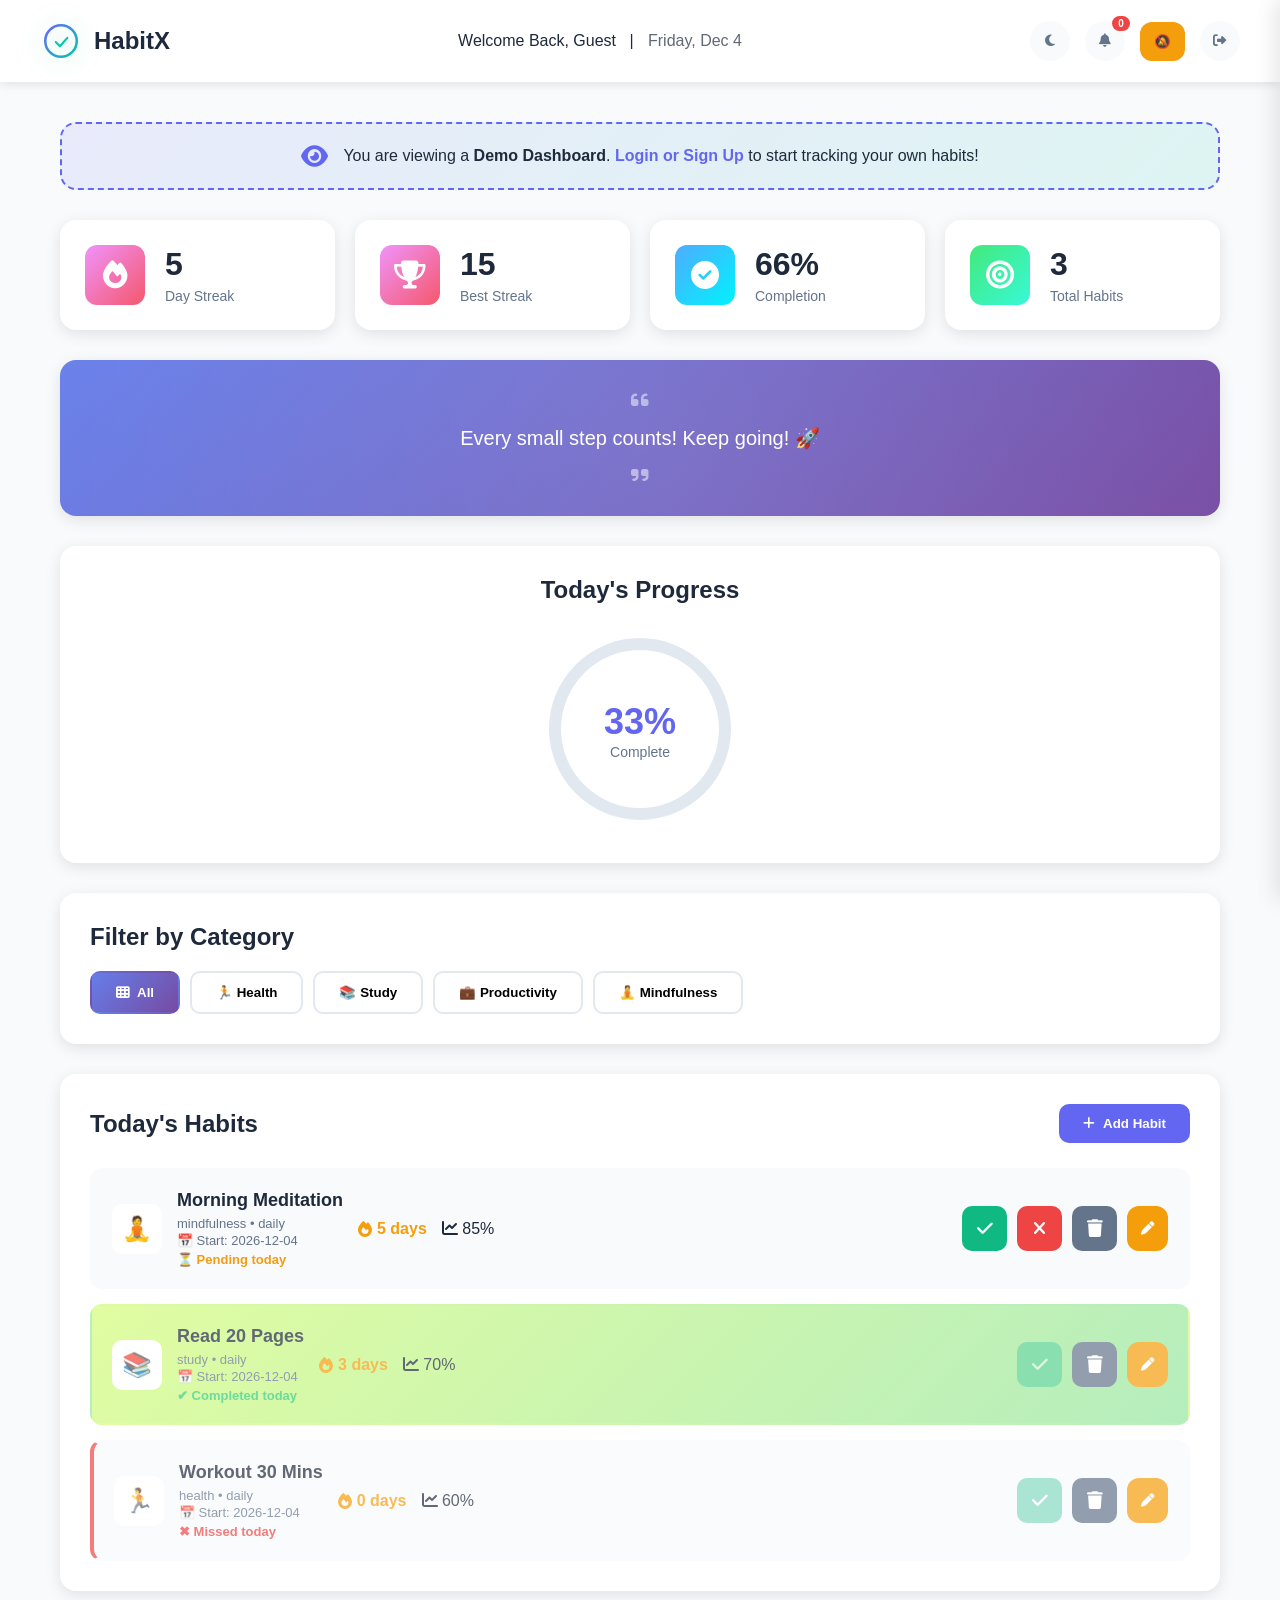
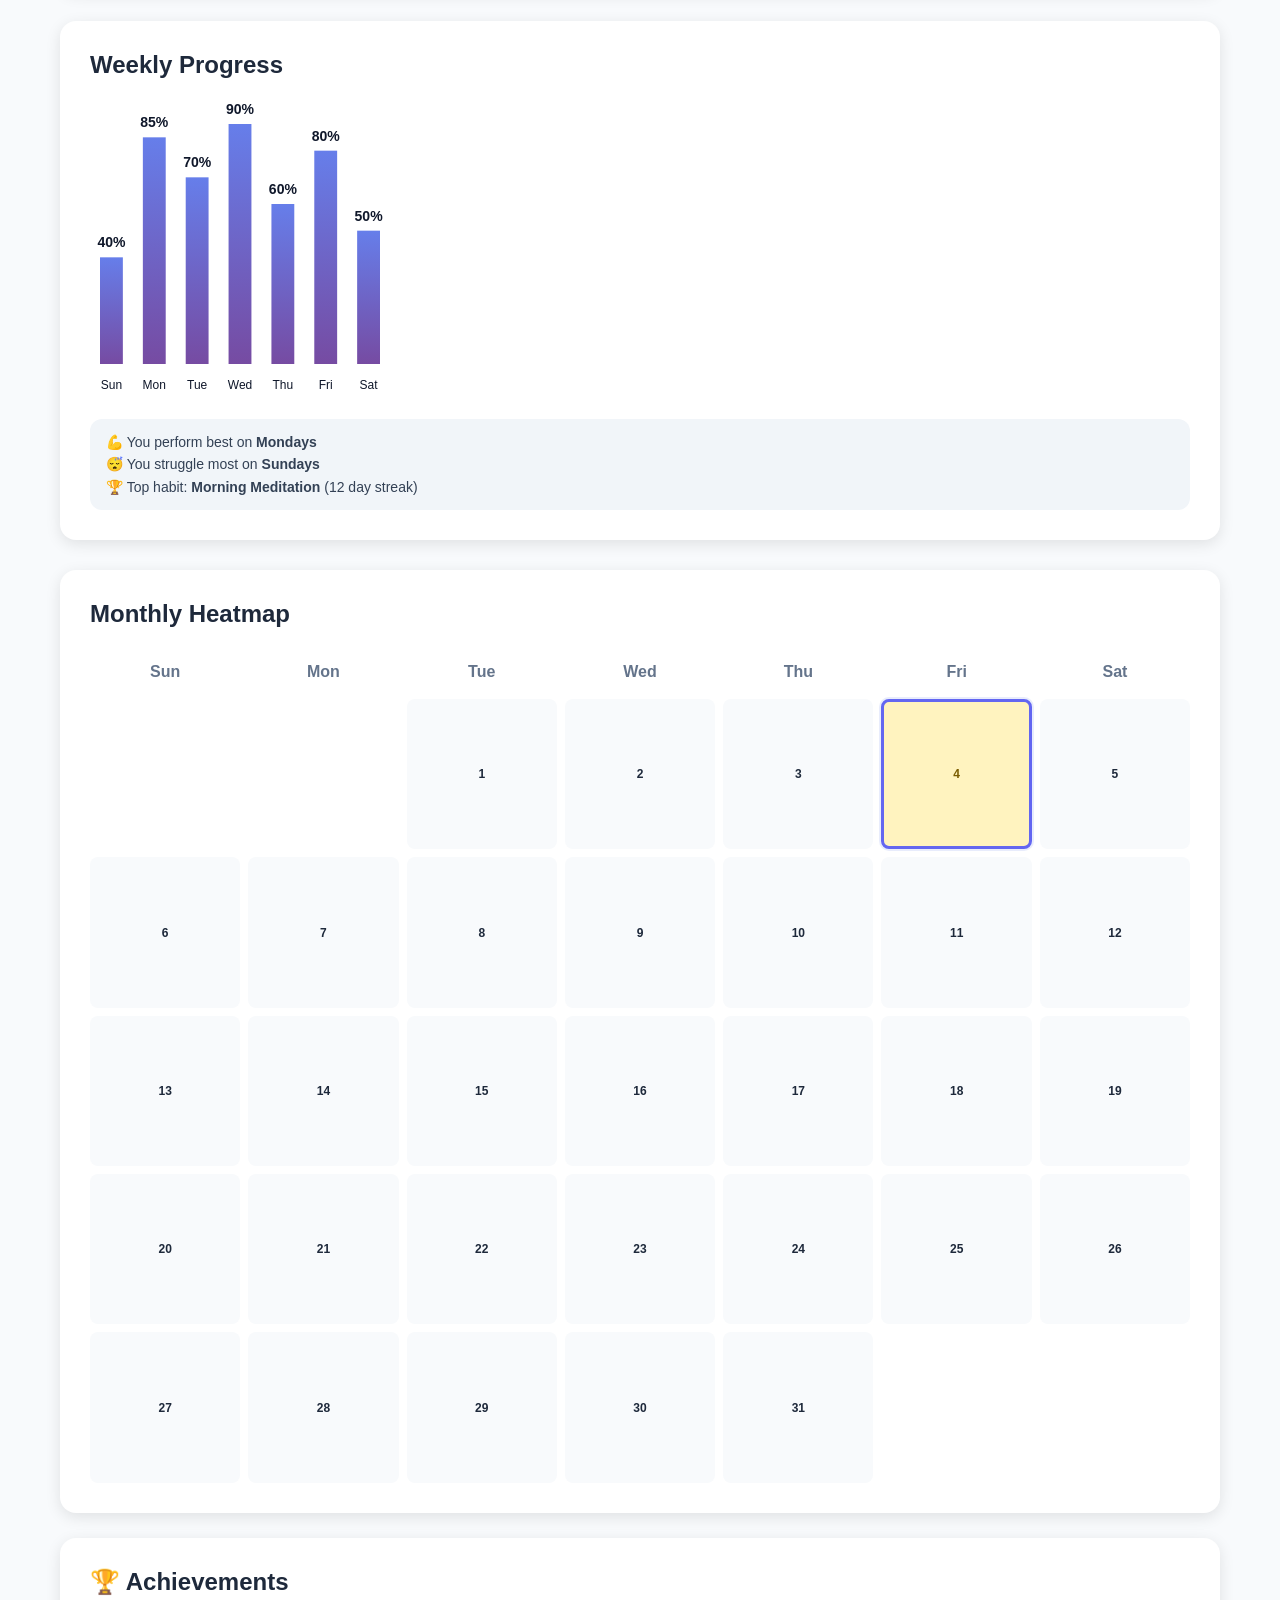
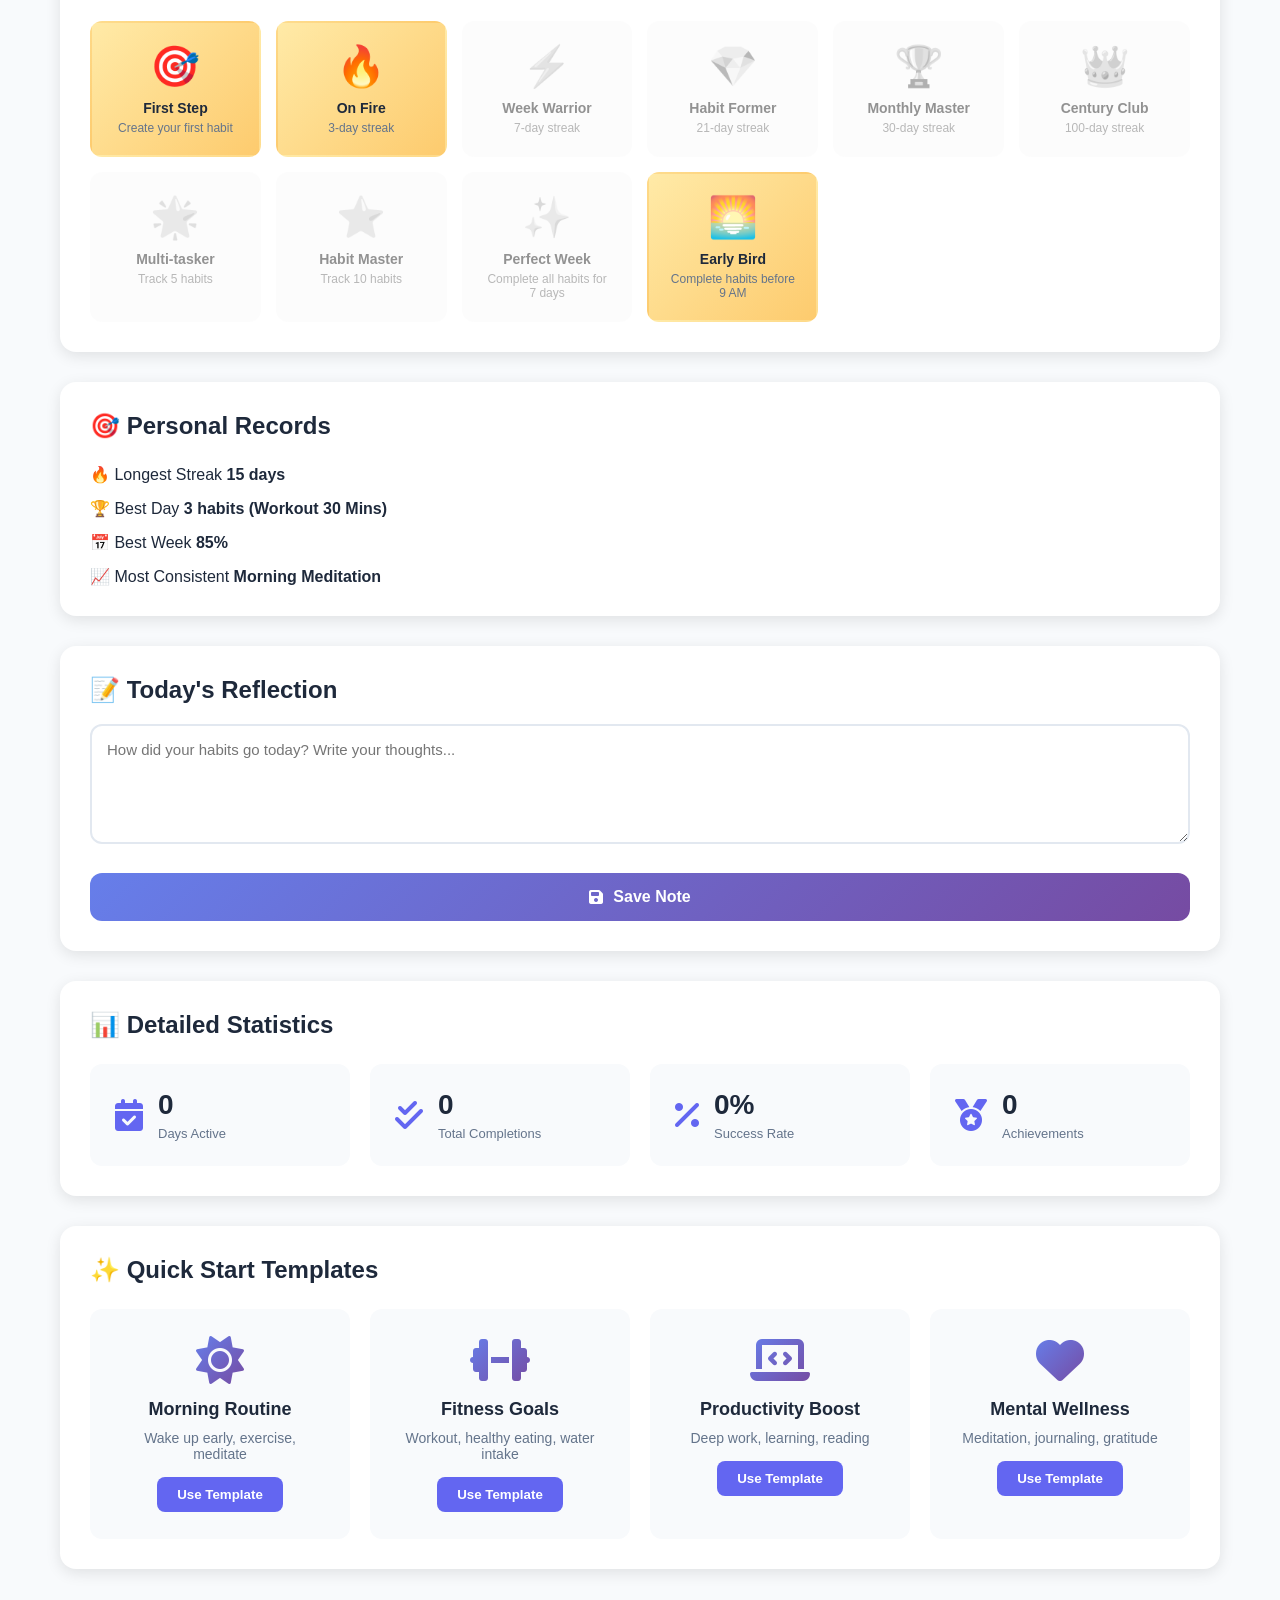
<file: frontend/index.html>
<!doctype html>
<html lang="en">
  <head>
    <meta charset="UTF-8" />
    <meta name="viewport" content="width=device-width, initial-scale=1.0" />
    <title>HabitX - Build Better Habits</title>
    <link rel="icon" type="image/svg+xml" href="favicon.svg" />
    <link rel="stylesheet" href="styles.css" />
    <link
      rel="stylesheet"
      href="https://cdnjs.cloudflare.com/ajax/libs/font-awesome/6.5.2/css/all.min.css"
    />
  </head>
  <body>
    <div id="authScreen" class="screen active">
      <div class="auth-container">
        <div class="auth-card">
          <div class="logo-section">
            <div class="logo-container">
              <svg
                class="animated-logo"
                viewBox="0 0 200 200"
                xmlns="http://www.w3.org/2000/svg"
              >
                <defs>
                  <linearGradient
                    id="ringGradient"
                    x1="0%"
                    y1="0%"
                    x2="100%"
                    y2="100%"
                  >
                    <stop
                      offset="0%"
                      style="stop-color: #6c63ff; stop-opacity: 1"
                    />
                    <stop
                      offset="100%"
                      style="stop-color: #00c9a7; stop-opacity: 1"
                    />
                  </linearGradient>
                  <filter id="softGlow">
                    <feGaussianBlur stdDeviation="3" result="coloredBlur" />
                    <feMerge>
                      <feMergeNode in="coloredBlur" />
                      <feMergeNode in="SourceGraphic" />
                    </feMerge>
                  </filter>
                </defs>
                <circle
                  cx="100"
                  cy="100"
                  r="75"
                  stroke="url(#ringGradient)"
                  stroke-width="12"
                  fill="none"
                  stroke-linecap="round"
                  filter="url(#softGlow)"
                />
                <circle
                  cx="100"
                  cy="100"
                  r="55"
                  fill="rgba(255,255,255,0.08)"
                />
                <path
                  d="M 75 105 L 95 125 L 130 85"
                  stroke="#00C9A7"
                  stroke-width="10"
                  fill="none"
                  stroke-linecap="round"
                  stroke-linejoin="round"
                  filter="url(#softGlow)"
                />
              </svg>
            </div>
            <h1 class="brand-title">HabitX</h1>
            <p class="brand-tagline">
              - Build Better Habits -
            </p>
          </div>
          <form id="loginForm" class="auth-form active">
            <h2>Welcome Back</h2>
            <div class="input-group">
              <i class="fas fa-envelope"></i>
              <input
                type="email"
                id="loginEmail"
                placeholder="Email"
                maxlength="25"
                required
                autocomplete=off
              />
              <span class="validation-error" id="loginEmailError"></span>
            </div>
            <div class="input-group password-group">
              <i class="fas fa-lock"></i>
              <input
                type="password"
                id="loginPassword"
                placeholder="Password"
                maxlength="20"
                required
                autocomplete=off
              />
              <button type="button" class="toggle-password" data-target="loginPassword">
                <i class="fas fa-eye"></i>
              </button>
              <span class="validation-error" id="loginPasswordError"></span>
            </div>
            <div class="forgot-password-link">
              <a href="#" id="showForgotModal" onclick="app.showResetModal(); return false;">Forgot Password?</a>
            </div>
            <button type="submit" class="btn-primary">
              <span>Login</span>
              <i class="fas fa-arrow-right"></i>
            </button>
            <div style="text-align: center; margin-top: 15px;">
              <a href="#" id="loginGuestBtn" style="color: var(--gray); text-decoration: none; font-size: 14px; font-weight: 500;">Continue as Guest</a>
            </div>
            <p class="switch-auth">
              Don't have an account?
              <a href="#" id="showSignup">Sign Up</a>
            </p>
          </form>
          <form id="signupForm" class="auth-form">
            <h2>Create Account</h2>
            <div class="input-group">
              <i class="fas fa-user"></i>
              <input
                type="text"
                id="signupName"
                placeholder="Full Name"
                pattern="[a-zA-Z\s]+"
                maxlength="20"
                required
                autocomplete=off
              />
              <span class="validation-error" id="signupNameError"></span>
            </div>
            <div class="input-group">
              <i class="fas fa-envelope"></i>
              <input
                type="email"
                id="signupEmail"
                placeholder="Email"
                maxlength="25"
                required
                autocomplete=off
              />
              <span class="validation-error" id="signupEmailError"></span>
            </div>
            <div class="input-group password-group">
              <i class="fas fa-lock"></i>
              <input
                type="password"
                id="signupPassword"
                placeholder="Password"
                minlength="8"
                maxlength="20"
                required
                autocomplete=off
              />
              <button type="button" class="toggle-password" data-target="signupPassword">
                <i class="fas fa-eye"></i>
              </button>
            </div>
            <div class="password-strength-panel" id="passwordStrengthPanel">
              <div class="strength-header">
                <span>Strength:</span>
                <strong id="strengthLabel">—</strong>
              </div>
              <div class="strength-bar-bg">
                <div class="strength-bar-fill" id="strengthBarFill"></div>
              </div>
              <div class="strength-checklist">
                <div class="check-item" id="chk-length"><i class="far fa-square"></i> 8‑20 chars</div>
                <div class="check-item" id="chk-upper"><i class="far fa-square"></i> Uppercase</div>
                <div class="check-item" id="chk-lower"><i class="far fa-square"></i> Lowercase</div>
                <div class="check-item" id="chk-number"><i class="far fa-square"></i> Number</div>
                <div class="check-item" id="chk-special"><i class="far fa-square"></i> Special Symbol</div>
              </div>
            </div>
            <button type="submit" class="btn-primary">
              <span>Sign Up</span>
              <i class="fas fa-arrow-right"></i>
            </button>
            <p class="switch-auth">
              Already have an account?
              <a href="#" id="showLogin">Login</a>
            </p>
          </form>
        </div>
      </div>
    </div>
    <div id="dashboardScreen" class="screen">
      <nav class="navbar">
        <div class="nav-brand">
          <svg
            class="nav-logo-svg"
            viewBox="0 0 200 200"
            xmlns="http://www.w3.org/2000/svg"
          >
            <defs>
              <linearGradient
                id="navRingGrad"
                x1="0%"
                y1="0%"
                x2="100%"
                y2="100%"
              >
                <stop
                  offset="0%"
                  style="stop-color: #6c63ff; stop-opacity: 1"
                />
                <stop
                  offset="100%"
                  style="stop-color: #00c9a7; stop-opacity: 1"
                />
              </linearGradient>
            </defs>
            <circle
              cx="100"
              cy="100"
              r="75"
              stroke="url(#navRingGrad)"
              stroke-width="12"
              fill="none"
              stroke-linecap="round"
            />
            <circle cx="100" cy="100" r="55" fill="rgba(255,255,255,0.08)" />
            <path
              d="M 75 105 L 95 125 L 130 85"
              stroke="#00C9A7"
              stroke-width="10"
              fill="none"
              stroke-linecap="round"
              stroke-linejoin="round"
            />
          </svg>
          <span>HabitX</span>
        </div>
        <div class="nav-user-info">
          Welcome Back,
          <span id="currentUserName">Guest</span>
          &nbsp; |
          <span id="todayDate" style="margin-left: 10px; opacity: 0.7"></span>
        </div>
        <div class="nav-actions">
          <button id="darkModeToggle" class="btn-icon" title="Toggle Dark Mode">
            <i class="fas fa-moon"></i>
          </button>
          <button id="notificationsBtn" class="btn-icon" title="Notifications">
            <i class="fas fa-bell"></i>
            <span class="notification-badge" id="notificationBadge">0</span>
          </button>
          <button id="enableReminderBtn" class="btn-edit">🔕</button>
          <button id="logoutBtn" class="btn-icon" title="Logout">
            <i class="fas fa-sign-out-alt"></i>
          </button>
        </div>
      </nav>
      <div class="dashboard-container">
        <div id="guestBanner" class="guest-banner" style="display: none;">
          <div class="guest-banner-content">
            <i class="fas fa-eye"></i>
            <span>You are viewing a <strong>Demo Dashboard</strong>. <a href="#" onclick="app.showAuth(); return false;">Login or Sign Up</a> to start tracking your own habits!</span>
          </div>
        </div>
        <div class="stats-grid">
          <div class="stat-card">
            <div class="stat-icon fire">
              <i class="fas fa-fire"></i>
            </div>
            <div class="stat-info">
              <h3 id="currentStreak">0</h3>
              <p>Day Streak</p>
            </div>
          </div>
          <div class="stat-card">
            <div class="stat-icon trophy">
              <i class="fas fa-trophy"></i>
            </div>
            <div class="stat-info">
              <h3 id="bestStreak">0</h3>
              <p>Best Streak</p>
            </div>
          </div>
          <div class="stat-card">
            <div class="stat-icon check">
              <i class="fas fa-check-circle"></i>
            </div>
            <div class="stat-info">
              <h3 id="completionRate">0%</h3>
              <p>Completion</p>
            </div>
          </div>
          <div class="stat-card">
            <div class="stat-icon target">
              <i class="fas fa-bullseye"></i>
            </div>
            <div class="stat-info">
              <h3 id="totalHabits">0</h3>
              <p>Total Habits</p>
            </div>
          </div>
        </div>
        <div class="motivation-card">
          <i class="fas fa-quote-left"></i>
          <p id="motivationText">Loading motivation...</p>
          <i class="fas fa-quote-right"></i>
        </div>
        <div class="progress-section">
          <h2>Today's Progress</h2>
          <div class="circular-progress">
            <svg class="progress-ring" width="200" height="200">
              <circle
                class="progress-ring-circle-bg"
                cx="100"
                cy="100"
                r="85"
              ></circle>
              <circle
                class="progress-ring-circle"
                cx="100"
                cy="100"
                r="85"
              ></circle>
            </svg>
            <div class="progress-text">
              <span id="progressPercent">0%</span>
              <small>Complete</small>
            </div>
          </div>
        </div>
        <div class="filter-section">
          <h2>Filter by Category</h2>
          <div class="category-filters">
            <button class="filter-btn active" data-category="all">
              <i class="fas fa-th"></i>
              All
            </button>
            <button class="filter-btn" data-category="health">🏃 Health</button>
            <button class="filter-btn" data-category="study">📚 Study</button>
            <button class="filter-btn" data-category="productivity">
              💼 Productivity
            </button>
            <button class="filter-btn" data-category="mindfulness">
              🧘 Mindfulness
            </button>
          </div>
        </div>
        <div class="habits-section">
          <div class="section-header">
            <h2>Today's Habits</h2>
            <button id="addHabitBtn" class="btn-add">
              <i class="fas fa-plus"></i>
              Add Habit
            </button>
          </div>
          <div
            id="emptyHabitState"
            style="
              display: none;
              text-align: center;
              padding: 40px;
              opacity: 0.7;
            "
          >
            <i
              class="fas fa-seedling"
              style="font-size: 48px; margin-bottom: 15px"
            ></i>
            <h3>No habits yet</h3>
            <p>Create your first habit to start tracking progress</p>
          </div>
          <div id="habitsList" class="habits-list"></div>
        </div>
        <div class="chart-section">
          <h2>Weekly Progress</h2>
          <div class="chart-container">
            <canvas id="progressChart"></canvas>
          </div>
          <div id="insightsBox" class="insights-box"></div>
        </div>
        <div class="calendar-section">
          <h2>Monthly Heatmap</h2>
          <div id="streakCalendar" class="streak-calendar"></div>
        </div>
        <div class="achievements-section">
          <h2>🏆 Achievements</h2>
          <div id="achievementsList" class="achievements-grid"></div>
        </div>
        <div class="leaderboard-section">
          <h2>🎯 Personal Records</h2>
          <div id="leaderboardList" class="leaderboard-list"></div>
        </div>
        <div class="notes-section">
          <h2>📝 Today's Reflection</h2>
          <textarea
            id="dailyNote"
            placeholder="How did your habits go today? Write your thoughts..."
          ></textarea>
          <button id="saveNoteBtn" class="btn-primary">
            <i class="fas fa-save"></i>
            Save Note
          </button>
        </div>
        <div class="stats-overview-section">
          <h2>📊 Detailed Statistics</h2>
          <div class="stats-details">
            <div class="stat-detail-card">
              <i class="fas fa-calendar-check"></i>
              <div>
                <h3 id="daysActive">0</h3>
                <p>Days Active</p>
              </div>
            </div>
            <div class="stat-detail-card">
              <i class="fas fa-check-double"></i>
              <div>
                <h3 id="totalCompletions">0</h3>
                <p>Total Completions</p>
              </div>
            </div>
            <div class="stat-detail-card">
              <i class="fas fa-percentage"></i>
              <div>
                <h3 id="successRateDetailed">0%</h3>
                <p>Success Rate</p>
              </div>
            </div>
            <div class="stat-detail-card">
              <i class="fas fa-medal"></i>
              <div>
                <h3 id="achievementsCount">0</h3>
                <p>Achievements</p>
              </div>
            </div>
          </div>
        </div>
        <div class="templates-section">
          <h2>✨ Quick Start Templates</h2>
          <div class="templates-grid">
            <div class="template-card" data-template="morning">
              <i class="fas fa-sun"></i>
              <h3>Morning Routine</h3>
              <p>Wake up early, exercise, meditate</p>
              <button class="btn-template">Use Template</button>
            </div>
            <div class="template-card" data-template="fitness">
              <i class="fas fa-dumbbell"></i>
              <h3>Fitness Goals</h3>
              <p>Workout, healthy eating, water intake</p>
              <button class="btn-template">Use Template</button>
            </div>
            <div class="template-card" data-template="productivity">
              <i class="fas fa-laptop-code"></i>
              <h3>Productivity Boost</h3>
              <p>Deep work, learning, reading</p>
              <button class="btn-template">Use Template</button>
            </div>
            <div class="template-card" data-template="wellness">
              <i class="fas fa-heart"></i>
              <h3>Mental Wellness</h3>
              <p>Meditation, journaling, gratitude</p>
              <button class="btn-template">Use Template</button>
            </div>
          </div>
        </div>
        
        <!-- Danger Zone Section -->
        <div class="danger-zone-section" style="margin-top: 40px; padding: 25px; border: 1px solid rgba(255, 75, 75, 0.2); border-radius: 16px; background: rgba(255, 75, 75, 0.03); margin-bottom: 40px;">
          <h2 style="color: #ff4b4b; display: flex; align-items: center; gap: 10px; font-size: 20px; font-weight: 600; margin-bottom: 10px; margin-top: 0;">
            <i class="fas fa-exclamation-triangle"></i> Danger Zone
          </h2>
          <p style="color: var(--gray); font-size: 14px; margin-bottom: 20px; line-height: 1.5;">
            Once you delete your account, there is no going back. All of your habits, completion histories, notes, achievements, and records will be permanently erased. If you want to use the system again, you will need to register a new account.
          </p>
          <button id="deleteAccountBtn" class="btn-danger" style="background: #ff4b4b; color: white; border: none; padding: 12px 24px; border-radius: 8px; font-weight: 600; cursor: pointer; display: flex; align-items: center; gap: 8px; font-size: 14px; transition: all 0.2s ease;">
            <i class="fas fa-trash-alt"></i> Delete Account
          </button>
        </div>
      </div>
    </div>
    <div id="addHabitModal" class="modal">
      <div class="modal-content">
        <div class="modal-header">
          <h2>Create New Habit</h2>
          <button class="close-modal">
            <i class="fas fa-times"></i>
          </button>
        </div>
        <form id="addHabitForm">
          <div class="form-group">
            <label>Habit Name</label>
            <input
              type="text"
              id="habitName"
              placeholder="e.g., Morning Exercise"
              required
            />
          </div>
          <div class="form-group">
            <label>Category</label>
            <select id="habitCategory" required>
              <option value="">Select Category</option>
              <option value="health">🏃 Health & Fitness</option>
              <option value="study">📚 Study & Learning</option>
              <option value="productivity">💼 Productivity</option>
              <option value="mindfulness">🧘 Mindfulness</option>
              <option value="custom">✨ Custom</option>
            </select>
          </div>
          <div class="form-group">
            <label>Target Frequency</label>
            <select id="habitFrequency" required>
              <option value="daily">Daily</option>
            </select>
          </div>
          <div class="form-group">
            <label>Reminder Time (Optional)</label>
            <input type="time" id="habitReminder" />
          </div>
          <div class="form-group">
            <label>Start Date</label>
            <input type="date" id="habitStartDate" required />
          </div>
          <button type="submit" class="btn-primary">
            <i class="fas fa-plus"></i>
            Create Habit
          </button>
        </form>
      </div>
    </div>
    <div id="toast" class="toast">
      <i class="fas fa-check-circle"></i>
      <span id="toastMessage"></span>
    </div>
    <div id="notificationsPanel" class="notifications-panel">
      <div class="notifications-header">
        <h3>Notifications</h3>
        <button id="clearNotificationsBtn" class="btn-clear">Clear All</button>
        <button class="close-notifications">
          <i class="fas fa-times"></i>
        </button>
      </div>
      <div id="notificationsList" class="notifications-list"></div>
    </div>
    <div id="achievementPopup" class="achievement-popup">
      <div class="achievement-content">
        <div class="achievement-icon">🏆</div>
        <h2>Achievement Unlocked!</h2>
        <p id="achievementText"></p>
        <button class="btn-primary" onclick="app.closeAchievementPopup()">
          Awesome!
        </button>
      </div>
    </div>
    <div id="confirmModal" class="confirm-modal">
      <div class="confirm-box">
        <h3 id="confirmTitle">Confirm</h3>
        <p id="confirmMessage">Are you sure?</p>
        <div class="confirm-actions">
          <button id="confirmCancel" class="btn-cancel">Cancel</button>
          <button id="confirmOk" class="btn-danger">Delete</button>
        </div>
      </div>
    </div>
    <script>
      document.addEventListener("DOMContentLoaded", () => {
        const dateEl = document.getElementById("todayDate");
        if (dateEl) {
          dateEl.textContent = new Date().toLocaleDateString(undefined, {
            weekday: "long",
            month: "short",
            day: "numeric",
          });
        }
      });
    </script>
    <!-- Reset Password Modal -->
    <div id="resetModal" class="modal">
      <div class="modal-content reset-modal">
        <button class="close-modal-btn" id="closeResetModal">&times;</button>
        
        <!-- Step 1: Enter Email -->
        <div id="resetStep1" class="reset-step active">
          <h2>Reset Password</h2>
          <p class="reset-subtitle">Enter your email to receive an OTP.</p>
          
          <div class="input-group">
            <i class="fas fa-envelope"></i>
            <input type="email" id="resetEmail" placeholder="Enter your email" required autocomplete=off style="padding-left: 45px;" />
            <span class="validation-error" id="resetEmailError"></span>
          </div>

          <button id="btnSendOTP" class="btn-yellow">Send OTP</button>
        </div>

        <!-- Step 2: Verify & Reset -->
        <div id="resetStep2" class="reset-step">
          <h2>Reset Password</h2>
          <p class="reset-subtitle">We sent a 6-digit code. Please enter it below.</p>
          
          <div class="input-group">
            <input type="text" id="resetOTP" placeholder="Enter 6-digit OTP" maxlength="6" />
          </div>

          <div class="input-group password-group">
            <input type="password" id="resetNewPassword" placeholder="New Password" maxlength="20" />
            <button type="button" class="toggle-password" data-target="resetNewPassword">
              <i class="fas fa-eye"></i>
            </button>
          </div>

          <!-- Strength Meter -->
          <div class="password-strength-panel" id="resetStrengthPanel">
            <div class="strength-header">
              <span>Strength:</span>
              <strong id="resetStrengthLabel">—</strong>
            </div>
            <div class="strength-bar-bg"><div class="strength-bar-fill" id="resetStrengthBar"></div></div>
            <div class="strength-checklist">
              <div class="check-item" id="r-chk-length"><i class="far fa-square"></i> 8‑20 chars</div>
              <div class="check-item" id="r-chk-upper"><i class="far fa-square"></i> Uppercase</div>
              <div class="check-item" id="r-chk-lower"><i class="far fa-square"></i> Lowercase</div>
              <div class="check-item" id="r-chk-number"><i class="far fa-square"></i> Number</div>
              <div class="check-item" id="r-chk-special"><i class="far fa-square"></i> Special Symbol</div>
            </div>
          </div>

          <div class="input-group password-group">
            <input type="password" id="resetConfirmPassword" placeholder="Confirm New Password" maxlength="20" />
            <button type="button" class="toggle-password" data-target="resetConfirmPassword">
              <i class="fas fa-eye"></i>
            </button>
            <span class="validation-error" id="resetConfirmError"></span>
          </div>

          <button id="btnVerifyReset" class="btn-green">Verify & Reset Password</button>
          
          <div class="reset-footer">
            <a href="#" id="backToStep1">Go Back</a>
          </div>
        </div>
      </div>
    </div>

    <!-- Template Selection Modal -->
    <div id="templateModal" class="modal">
      <div class="modal-content" style="max-width: 450px;">
        <button class="close-modal" onclick="document.getElementById('templateModal').classList.remove('active')">&times;</button>
        <div class="modal-header">
          <h2 id="templateModalTitle">Choose a Habit</h2>
        </div>
        <div id="templateHabitsList" class="template-habits-list">
          <!-- Template items will be injected here -->
        </div>
      </div>
    </div>

    <script src="app.js"></script>
  </body>
</html>
</file>
<file: frontend/styles.css>
* {
  margin: 0;
  padding: 0;
  box-sizing: border-box;
}
:root {
  --primary: #6366f1;
  --primary-dark: #4f46e5;
  --secondary: #8b5cf6;
  --success: #10b981;
  --danger: #ef4444;
  --warning: #f59e0b;
  --dark: #1e293b;
  --light: #f8fafc;
  --gray: #64748b;
  --border: #e2e8f0;
  --shadow: rgba(0, 0, 0, 0.1);
  --gradient: linear-gradient(135deg, #667eea 0%, #764ba2 100%);
  --fire-gradient: linear-gradient(135deg, #f093fb 0%, #f5576c 100%);
}
body {
  font-family: 'Segoe UI', Tahoma, Geneva, Verdana, sans-serif;
  background: linear-gradient(135deg, #667eea 0%, #764ba2 100%);
  min-height: 100vh;
  color: var(--dark);
}
.screen {
  display: none;
  animation: fadeIn 0.5s ease;
}
.screen.active {
  display: block;
}
@keyframes fadeIn {
  from {
    opacity: 0;
    transform: translateY(20px);
  }
  to {
    opacity: 1;
    transform: translateY(0);
  }
}
.auth-container {
  min-height: 100vh;
  display: flex;
  align-items: center;
  justify-content: center;
  padding: 20px;
}
.auth-card {
  background: white;
  border-radius: 24px;
  padding: 40px;
  max-width: 450px;
  width: 100%;
  box-shadow: 0 20px 60px rgba(0, 0, 0, 0.3);
  animation: slideUp 0.6s ease;
}
@keyframes slideUp {
  from {
    opacity: 0;
    transform: translateY(50px);
  }
  to {
    opacity: 1;
    transform: translateY(0);
  }
}
.logo-section {
  text-align: center;
  margin-bottom: 40px;
}
.logo-container {
  display: flex;
  align-items: center;
  justify-content: center;
  margin: 0 auto 35px;
  width: 180px;
  height: 180px;
}
.animated-logo {
  width: 100%;
  height: 100%;
  display: block;
  filter: drop-shadow(0 10px 35px rgba(0, 201, 167, 0.35));
}
.brand-title {
  font-size: 52px;
  font-weight: 800;
  margin: 25px 0 12px;
  background: linear-gradient(135deg, #6c63ff 0%, #00c9a7 100%);
  -webkit-background-clip: text;
  -webkit-text-fill-color: transparent;
  background-clip: text;
  letter-spacing: -1.5px;
  text-shadow: 0 4px 20px rgba(108, 99, 255, 0.2);
}
.brand-tagline {
  font-size: 16px;
  color: #8892b0;
  font-weight: 400;
  letter-spacing: 0.5px;
}
@keyframes pulse {
  0%,
  100% {
    transform: scale(1);
  }
  50% {
    transform: scale(1.1);
  }
}
.logo-section h1 {
  font-size: 28px;
  margin: 15px 0 10px;
  color: var(--dark);
}
.logo-section p {
  color: var(--gray);
  font-size: 14px;
}
.auth-form {
  display: none;
}
.auth-form.active {
  display: block;
  animation: fadeIn 0.4s ease;
}
.auth-form h2 {
  margin-bottom: 25px;
  color: var(--dark);
  font-size: 24px;
}
.input-group {
  position: relative;
  margin-bottom: 20px;
}
.input-group i:first-child {
  position: absolute;
  left: 15px;
  top: 0;
  height: 50px;
  display: flex;
  align-items: center;
  color: var(--gray);
  transition: color 0.3s;
  z-index: 1;
  pointer-events: none;
}
.input-group input,
.input-group select {
  width: 100%;
  padding: 15px 15px 15px 45px;
  border: 2px solid var(--border);
  border-radius: 12px;
  font-size: 15px;
  transition: all 0.3s;
  outline: none;
}
.input-group input:focus,
.input-group select:focus {
  border-color: var(--primary);
}
.input-group input:focus + i {
  color: var(--primary);
}
.validation-error {
  display: block;
  font-size: 12px;
  color: var(--danger);
  margin-top: 5px;
  padding-left: 5px;
  min-height: 16px;
  transition: all 0.3s ease;
}
.input-group input.input-invalid {
  border-color: var(--danger);
  background: rgba(239, 68, 68, 0.04);
}
.input-group input.input-valid {
  border-color: var(--success);
  background: rgba(16, 185, 129, 0.04);
}
/* Password toggle button */
.password-group {
  position: relative;
}
.password-group input {
  padding-right: 50px;
}
.toggle-password {
  position: absolute;
  right: 4px;
  top: 4px;
  height: 42px;
  width: 42px;
  background: none;
  border: none;
  cursor: pointer;
  color: var(--gray);
  font-size: 16px;
  display: flex;
  align-items: center;
  justify-content: center;
  z-index: 2;
  transition: color 0.3s;
  border-radius: 8px;
}
.toggle-password:hover {
  color: var(--primary);
}
/* Password strength panel */
.password-strength-panel {
  background: var(--light);
  border: 1px solid var(--border);
  border-radius: 12px;
  padding: 15px;
  margin-bottom: 15px;
  display: none;
  animation: fadeIn 0.3s ease;
}
.password-strength-panel.visible {
  display: block;
}
.strength-header {
  display: flex;
  align-items: center;
  gap: 8px;
  margin-bottom: 10px;
  font-size: 14px;
}
.strength-header strong {
  font-weight: 700;
}
.strength-header strong.weak { color: var(--danger); }
.strength-header strong.medium { color: var(--warning); }
.strength-header strong.strong { color: var(--success); }
.strength-bar-bg {
  width: 100%;
  height: 6px;
  background: var(--border);
  border-radius: 6px;
  overflow: hidden;
  margin-bottom: 12px;
}
.strength-bar-fill {
  height: 100%;
  width: 0%;
  border-radius: 6px;
  transition: width 0.4s ease, background 0.4s ease;
}
.strength-bar-fill.weak { width: 20%; background: var(--danger); }
.strength-bar-fill.medium { width: 60%; background: var(--warning); }
.strength-bar-fill.strong { width: 100%; background: var(--success); }
.strength-checklist {
  display: grid;
  grid-template-columns: 1fr 1fr;
  gap: 6px 20px;
}
.check-item {
  font-size: 13px;
  color: var(--gray);
  display: flex;
  align-items: center;
  gap: 6px;
  transition: color 0.3s;
}
.check-item.passed {
  color: var(--success);
  font-weight: 600;
}
.check-item.passed i {
  color: var(--success);
}
body.dark-mode .password-strength-panel {
  background: #16213e;
  border-color: #334155;
}
.btn-primary {
  width: 100%;
  padding: 15px;
  background: var(--gradient);
  color: white;
  border: none;
  border-radius: 12px;
  font-size: 16px;
  font-weight: 600;
  cursor: pointer;
  display: flex;
  align-items: center;
  justify-content: center;
  gap: 10px;
  transition: transform 0.2s, box-shadow 0.2s;
  margin-top: 10px;
}
.btn-primary:hover {
  transform: translateY(-2px);
  box-shadow: 0 10px 25px rgba(102, 126, 234, 0.4);
}
.btn-primary:active {
  transform: translateY(0);
}
.switch-auth {
  text-align: center;
  margin-top: 20px;
  color: var(--gray);
  font-size: 14px;
}
.switch-auth a {
  color: var(--primary);
  text-decoration: none;
  font-weight: 600;
  transition: color 0.3s;
}
.switch-auth a:hover {
  color: var(--primary-dark);
}
#dashboardScreen {
  background: var(--light);
  min-height: 100vh;
}
.navbar {
  background: white;
  padding: 20px 40px;
  display: flex;
  justify-content: space-between;
  align-items: center;
  box-shadow: 0 2px 10px var(--shadow);
  position: sticky;
  top: 0;
  z-index: 100;
  animation: navSlideDown 0.5s ease;
}
@keyframes navSlideDown {
  from {
    transform: translateY(-100%);
    opacity: 0;
  }
  to {
    transform: translateY(0);
    opacity: 1;
  }
}
.nav-brand {
  display: flex;
  align-items: center;
  gap: 12px;
  font-size: 24px;
  font-weight: 700;
  color: var(--dark);
  animation: brandFadeIn 0.8s ease;
}
@keyframes brandFadeIn {
  from {
    opacity: 0;
    transform: translateX(-20px);
  }
  to {
    opacity: 1;
    transform: translateX(0);
  }
}
.nav-brand:hover {
  transform: scale(1.05);
  transition: transform 0.3s ease;
}
.nav-logo-svg {
  width: 42px;
  height: 42px;
  display: block;
  filter: drop-shadow(0 2px 12px rgba(0, 201, 167, 0.25));
}
.nav-actions {
  display: flex;
  align-items: center;
  gap: 15px;
  animation: actionsFadeIn 1s ease;
}
@keyframes actionsFadeIn {
  from {
    opacity: 0;
    transform: translateX(20px);
  }
  to {
    opacity: 1;
    transform: translateX(0);
  }
}
.nav-user {
  display: flex;
  align-items: center;
  gap: 15px;
}
.notification-badge {
  position: absolute;
  top: -5px;
  right: -5px;
  background: var(--danger);
  color: white;
  font-size: 10px;
  font-weight: 700;
  padding: 2px 6px;
  border-radius: 10px;
  min-width: 18px;
  text-align: center;
  animation: badgePulse 2s ease-in-out infinite;
}
@keyframes badgePulse {
  0%,
  100% {
    transform: scale(1);
    box-shadow: 0 0 0 0 rgba(239, 68, 68, 0.7);
  }
  50% {
    transform: scale(1.1);
    box-shadow: 0 0 0 5px rgba(239, 68, 68, 0);
  }
}
.nav-user span {
  font-weight: 600;
  color: var(--dark);
}
.btn-icon {
  width: 40px;
  height: 40px;
  border-radius: 50%;
  border: none;
  background: var(--light);
  color: var(--gray);
  cursor: pointer;
  display: flex;
  align-items: center;
  justify-content: center;
  transition: all 0.3s;
  position: relative;
}
.btn-icon:hover {
  background: var(--primary);
  color: white;
  transform: scale(1.15) rotate(10deg);
  box-shadow: 0 5px 15px rgba(99, 102, 241, 0.4);
}
.btn-icon:active {
  transform: scale(0.95);
}
.btn-icon i {
  animation: iconPulse 2s ease-in-out infinite;
}
@keyframes iconPulse {
  0%,
  100% {
    transform: scale(1);
  }
  50% {
    transform: scale(1.1);
  }
}
#darkModeToggle:hover i {
  animation: moonSpin 0.6s ease;
}
@keyframes moonSpin {
  from {
    transform: rotate(0deg);
  }
  to {
    transform: rotate(360deg);
  }
}
#notificationsBtn:hover i {
  animation: bellRing 0.5s ease;
}
@keyframes bellRing {
  0%,
  100% {
    transform: rotate(0deg);
  }
  25% {
    transform: rotate(-15deg);
  }
  75% {
    transform: rotate(15deg);
  }
}
#logoutBtn:hover i {
  animation: logoutSlide 0.4s ease;
}
@keyframes logoutSlide {
  0%,
  100% {
    transform: translateX(0);
  }
  50% {
    transform: translateX(5px);
  }
}
body.dark-mode {
  background: linear-gradient(135deg, #1a1a2e 0%, #16213e 100%);
  color: var(--light);
  --dark: #f8fafc;
  --gray: #64748b;
  --border: #334155;
  --card-bg: #1e293b;
}
body.dark-mode .navbar {
  background: #111827;
}
body.dark-mode .progress-section,
body.dark-mode .habits-section,
body.dark-mode .chart-section,
body.dark-mode .calendar-section,
body.dark-mode .filter-section,
body.dark-mode .achievements-section,
body.dark-mode .leaderboard-section,
body.dark-mode .notes-section,
body.dark-mode .stats-overview-section,
body.dark-mode .templates-section {
  background: #1e293b;
  color: #e2e8f0;
}
body.dark-mode .stat-card {
  background: #16213e;
}
body.dark-mode .habit-item {
  background: #16213e;
}
body.dark-mode h2,
body.dark-mode h3,
body.dark-mode .stat-info h3,
body.dark-mode .habit-details h3 {
  color: var(--light);
}
body.dark-mode #dashboardScreen {
  background: #0a0e27;
}
.dashboard-container {
  max-width: 1200px;
  margin: 0 auto;
  padding: 40px 20px;
}
.stats-grid {
  display: grid;
  grid-template-columns: repeat(auto-fit, minmax(250px, 1fr));
  gap: 20px;
  margin-bottom: 30px;
}
.stat-card {
  background: white;
  padding: 25px;
  border-radius: 16px;
  display: flex;
  align-items: center;
  gap: 20px;
  box-shadow: 0 4px 15px var(--shadow);
  transition: transform 0.3s, box-shadow 0.3s;
  animation: slideIn 0.5s ease;
}
@keyframes slideIn {
  from {
    opacity: 0;
    transform: translateX(-20px);
  }
  to {
    opacity: 1;
    transform: translateX(0);
  }
}
.stat-card:hover {
  transform: translateY(-5px);
  box-shadow: 0 8px 25px var(--shadow);
}
.stat-icon {
  width: 60px;
  height: 60px;
  border-radius: 12px;
  display: flex;
  align-items: center;
  justify-content: center;
  font-size: 28px;
  color: white;
}
.stat-icon.fire {
  background: var(--fire-gradient);
  animation: fireGlow 2s infinite;
}
@keyframes fireGlow {
  0%,
  100% {
    box-shadow: 0 0 20px rgba(245, 87, 108, 0.5);
  }
  50% {
    box-shadow: 0 0 30px rgba(245, 87, 108, 0.8);
  }
}
.stat-icon.trophy {
  background: linear-gradient(135deg, #f093fb 0%, #f5576c 100%);
}
.stat-icon.check {
  background: linear-gradient(135deg, #4facfe 0%, #00f2fe 100%);
}
.stat-icon.target {
  background: linear-gradient(135deg, #43e97b 0%, #38f9d7 100%);
}
.stat-info h3 {
  font-size: 32px;
  font-weight: 700;
  color: var(--dark);
  margin-bottom: 5px;
}
.stat-info p {
  color: var(--gray);
  font-size: 14px;
}
.motivation-card {
  background: var(--gradient);
  color: white;
  padding: 30px;
  border-radius: 16px;
  text-align: center;
  margin-bottom: 30px;
  box-shadow: 0 4px 15px var(--shadow);
  position: relative;
  overflow: hidden;
  animation: slideIn 0.6s ease;
}
.motivation-card::before {
  content: '';
  position: absolute;
  top: -50%;
  left: -50%;
  width: 200%;
  height: 200%;
  background: radial-gradient(
    circle,
    rgba(255, 255, 255, 0.1) 0%,
    transparent 70%
  );
  animation: rotate 10s linear infinite;
}
@keyframes rotate {
  from {
    transform: rotate(0deg);
  }
  to {
    transform: rotate(360deg);
  }
}
.motivation-card i {
  font-size: 20px;
  opacity: 0.5;
}
.motivation-card p {
  font-size: 20px;
  font-weight: 500;
  margin: 15px 0;
  position: relative;
  z-index: 1;
  transition: opacity 0.3s ease;
}
.progress-section {
  background: var(--card-bg);
  padding: 30px;
  border-radius: 16px;
  text-align: center;
  margin-bottom: 30px;
  box-shadow: 0 4px 15px var(--shadow);
  animation: slideIn 0.7s ease;
}
:root {
  --card-bg: white;
}
body.dark-mode {
  --card-bg: #1e293b;
}
.progress-section h2 {
  margin-bottom: 25px;
  color: var(--dark);
}
.circular-progress {
  position: relative;
  display: inline-block;
}
.progress-ring {
  transform: rotate(-90deg);
}
.progress-ring-circle-bg {
  fill: none;
  stroke: var(--border);
  stroke-width: 12;
}
.progress-ring-circle {
  fill: none;
  stroke: url(#gradient);
  stroke-width: 12;
  stroke-linecap: round;
  stroke-dasharray: 534;
  stroke-dashoffset: 534;
  transition: stroke-dashoffset 1s ease;
}
.progress-text {
  position: absolute;
  top: 50%;
  left: 50%;
  transform: translate(-50%, -50%);
  text-align: center;
}
.progress-text span {
  font-size: 36px;
  font-weight: 700;
  color: var(--primary);
  display: block;
}
.progress-text small {
  color: var(--gray);
  font-size: 14px;
}
.habits-section {
  background: white;
  padding: 30px;
  border-radius: 16px;
  margin-bottom: 30px;
  box-shadow: 0 4px 15px var(--shadow);
  animation: slideIn 0.8s ease;
}
.section-header {
  display: flex;
  justify-content: space-between;
  align-items: center;
  margin-bottom: 25px;
}
.section-header h2 {
  color: var(--dark);
}
.btn-add {
  padding: 12px 24px;
  background: var(--primary);
  color: white;
  border: none;
  border-radius: 10px;
  font-weight: 600;
  cursor: pointer;
  display: flex;
  align-items: center;
  gap: 8px;
  transition: all 0.3s;
}
.btn-add:hover {
  background: var(--primary-dark);
  transform: translateY(-2px);
  box-shadow: 0 5px 15px rgba(99, 102, 241, 0.4);
}
.habits-list {
  display: flex;
  flex-direction: column;
  gap: 15px;
}
.habit-item {
  background: var(--light);
  padding: 20px;
  border-radius: 12px;
  display: flex;
  align-items: center;
  justify-content: space-between;
  transition: all 0.3s;
  animation: slideIn 0.4s ease;
  border: 2px solid transparent;
}
.habit-item:hover {
  transform: translateX(5px);
  border-color: var(--primary);
}
.habit-item.completed {
  opacity: 0.7;
  background: linear-gradient(135deg, #d4fc79 0%, #96e6a1 100%);
}
.habit-info {
  display: flex;
  align-items: center;
  gap: 15px;
  flex: 1;
}
.habit-icon {
  width: 50px;
  height: 50px;
  border-radius: 10px;
  display: flex;
  align-items: center;
  justify-content: center;
  font-size: 24px;
  background: white;
}
.habit-details h3 {
  font-size: 18px;
  color: var(--dark);
  margin-bottom: 5px;
}
.habit-details p {
  font-size: 13px;
  color: var(--gray);
}
.habit-streak {
  display: flex;
  align-items: center;
  gap: 5px;
  color: var(--warning);
  font-weight: 600;
}
.habit-actions {
  display: flex;
  gap: 10px;
}
.btn-check,
.btn-skip,
.btn-delete {
  width: 45px;
  height: 45px;
  border-radius: 10px;
  border: none;
  cursor: pointer;
  display: flex;
  align-items: center;
  justify-content: center;
  font-size: 18px;
  transition: all 0.3s;
}
.btn-check {
  background: var(--success);
  color: white;
}
.btn-check:hover {
  background: #059669;
  transform: scale(1.1);
}
.btn-skip {
  background: var(--danger);
  color: white;
}
.btn-skip:hover {
  background: #dc2626;
  transform: scale(1.1);
}
.btn-delete {
  background: var(--gray);
  color: white;
}
.btn-delete:hover {
  background: var(--dark);
  transform: scale(1.1);
}
.chart-section {
  background: white;
  padding: 30px;
  border-radius: 16px;
  margin-bottom: 30px;
  box-shadow: 0 4px 15px var(--shadow);
  animation: slideIn 0.9s ease;
}
.chart-section h2 {
  margin-bottom: 25px;
  color: var(--dark);
}
.chart-container {
  position: relative;
  height: 300px;
}
.calendar-section {
  margin-bottom: 25px;
  background: white;
  padding: 30px;
  border-radius: 16px;
  box-shadow: 0 4px 15px var(--shadow);
  animation: slideIn 1s ease;
}
.calendar-section h2 {
  margin-bottom: 25px;
  color: var(--dark);
}
.status-missed {
  color: #ef4444;
  font-weight: 600;
}
.habit-item.missed {
  border-left: 4px solid #ef4444;
  opacity: 0.7;
}
.streak-calendar {
  display: grid;
  grid-template-columns: repeat(7, 1fr);
  gap: 8px;
}
.calendar-day {
  aspect-ratio: 1;
  border-radius: 8px;
  background: var(--light);
  display: flex;
  flex-direction: column;
  align-items: center;
  justify-content: center;
  font-size: 12px;
  font-weight: 600;
  transition: all 0.3s;
  cursor: pointer;
}
.calendar-day:hover {
  transform: scale(1.1);
}
.calendar-day.completed {
  background: linear-gradient(135deg, #667eea 0%, #764ba2 100%);
  color: white;
}
.calendar-day.missed {
  background: #fee2e2;
  color: var(--danger);
}
.calendar-day.partial {
  background: #fff3bf;
  color: #7a5c00;
  font-weight: 700;
}
.calendar-day.today {
  border: 3px solid var(--primary);
  box-shadow: 0 0 0 2px rgba(102, 126, 234, 0.15);
}
.habit-meta {
  font-size: 12px;
  color: #6b7280;
  margin-top: 2px;
}
.btn-edit {
  background: #f59e0b;
  color: white;
  border: none;
  border-radius: 12px;
  padding: 12px 14px;
  cursor: pointer;
  transition: all 0.2s ease;
  display: flex;
  align-items: center;
  justify-content: center;
}
.btn-edit:hover {
  background: #d97706;
  transform: scale(1.05);
}
.btn-edit:active {
  transform: scale(0.95);
}
.insights-box {
  margin-top: 15px;
  padding: 12px 16px;
  background: #f1f5f9;
  border-radius: 12px;
  font-size: 14px;
  color: #334155;
  line-height: 1.6;
}
.dark-mode .insights-box {
  background: #1e293b;
  color: #e2e8f0;
}
.modal {
  display: none;
  position: fixed;
  top: 0;
  left: 0;
  width: 100%;
  height: 100%;
  background: rgba(0, 0, 0, 0.5);
  z-index: 1000;
  align-items: center;
  justify-content: center;
  animation: fadeIn 0.3s ease;
}
.modal.active {
  display: flex;
}
.modal-content {
  background: white;
  border-radius: 20px;
  padding: 30px;
  max-width: 500px;
  width: 90%;
  max-height: 90vh;
  overflow-y: auto;
  animation: slideUp 0.4s ease;
}
.modal-header {
  display: flex;
  justify-content: space-between;
  align-items: center;
  margin-bottom: 25px;
}
.modal-header h2 {
  color: var(--dark);
}
.close-modal {
  width: 35px;
  height: 35px;
  border-radius: 50%;
  border: none;
  background: var(--light);
  color: var(--gray);
  cursor: pointer;
  display: flex;
  align-items: center;
  justify-content: center;
  transition: all 0.3s;
}
.close-modal:hover {
  background: var(--danger);
  color: white;
  transform: rotate(90deg);
}
.form-group {
  margin-bottom: 20px;
}
.form-group label {
  display: block;
  margin-bottom: 8px;
  font-weight: 600;
  color: var(--dark);
}
.form-group input,
.form-group select {
  width: 100%;
  padding: 12px;
  border: 2px solid var(--border);
  border-radius: 10px;
  font-size: 15px;
  transition: border-color 0.3s;
}
.form-group input:focus,
.form-group select:focus {
  outline: none;
  border-color: var(--primary);
}
.toast {
  position: fixed;
  bottom: 30px;
  right: 30px;
  background: white;
  padding: 20px 25px;
  border-radius: 12px;
  box-shadow: 0 10px 30px var(--shadow);
  display: flex;
  align-items: center;
  gap: 12px;
  transform: translateX(400px);
  transition: transform 0.4s ease;
  z-index: 2000;
}
.toast.show {
  transform: translateX(0);
}
.toast span {
  font-weight: 600;
  color: var(--dark);
}
.toast i {
  width: 28px;
  height: 28px;
  border-radius: 50%;
  display: flex;
  align-items: center;
  justify-content: center;
  color: white;
  font-size: 14px;
}
.toast.success i {
  background: #16a34a;
}
.toast.error i {
  background: #dc2626;
}
.toast.info i {
  background: #2563eb;
}
@media (max-width: 768px) {
  .navbar {
    padding: 15px 20px;
  }
  .nav-brand {
    font-size: 18px;
  }
  .dashboard-container {
    padding: 20px 15px;
  }
  .stats-grid {
    grid-template-columns: repeat(2, 1fr);
    gap: 15px;
  }
  .stat-card {
    padding: 20px;
  }
  .stat-icon {
    width: 50px;
    height: 50px;
    font-size: 24px;
  }
  .stat-info h3 {
    font-size: 24px;
  }
  .section-header {
    flex-direction: column;
    gap: 15px;
    align-items: flex-start;
  }
  .habit-item {
    flex-direction: column;
    align-items: flex-start;
    gap: 15px;
  }
  .habit-actions {
    width: 100%;
    justify-content: flex-end;
  }
  .streak-calendar {
    gap: 5px;
  }
  .calendar-day {
    font-size: 10px;
  }
}
@media (max-width: 480px) {
  .auth-card {
    padding: 30px 20px;
  }
  .stats-grid {
    grid-template-columns: 1fr;
  }
  .motivation-card p {
    font-size: 16px;
  }
  .progress-text span {
    font-size: 28px;
  }
}
.filter-section {
  background: white;
  padding: 30px;
  border-radius: 16px;
  margin-bottom: 30px;
  box-shadow: 0 4px 15px var(--shadow);
  animation: slideIn 1.1s ease;
}
.filter-section h2 {
  margin-bottom: 20px;
  color: var(--dark);
}
.category-filters {
  display: flex;
  gap: 10px;
  flex-wrap: wrap;
}
.filter-btn {
  padding: 12px 24px;
  border: 2px solid var(--border);
  background: white;
  border-radius: 10px;
  font-weight: 600;
  cursor: pointer;
  transition: all 0.3s;
  display: flex;
  align-items: center;
  gap: 8px;
}
.filter-btn:hover {
  border-color: var(--primary);
  transform: translateY(-2px);
}
.filter-btn.active {
  background: var(--gradient);
  color: white;
  border-color: transparent;
}
.achievements-section {
  background: white;
  padding: 30px;
  border-radius: 16px;
  margin-bottom: 30px;
  box-shadow: 0 4px 15px var(--shadow);
  animation: slideIn 1.2s ease;
}
.achievements-section h2 {
  margin-bottom: 25px;
  color: var(--dark);
}
.achievements-grid {
  display: grid;
  grid-template-columns: repeat(auto-fill, minmax(150px, 1fr));
  gap: 15px;
}
.achievement-card {
  background: var(--light);
  padding: 20px;
  border-radius: 12px;
  text-align: center;
  transition: all 0.3s;
  border: 2px solid transparent;
}
.achievement-card:hover {
  transform: translateY(-5px);
  border-color: var(--primary);
}
.achievement-card.unlocked {
  background: linear-gradient(135deg, #ffeaa7 0%, #fdcb6e 100%);
}
.achievement-card.locked {
  opacity: 0.5;
  filter: grayscale(1);
}
.achievement-card .icon {
  font-size: 40px;
  margin-bottom: 10px;
}
.achievement-card h4 {
  font-size: 14px;
  margin-bottom: 5px;
  color: var(--dark);
}
.achievement-card p {
  font-size: 12px;
  color: var(--gray);
}
.leaderboard-section {
  background: white;
  padding: 30px;
  border-radius: 16px;
  margin-bottom: 30px;
  box-shadow: 0 4px 15px var(--shadow);
  animation: slideIn 1.3s ease;
}
.leaderboard-section h2 {
  margin-bottom: 25px;
  color: var(--dark);
}
.leaderboard-list {
  display: flex;
  flex-direction: column;
  gap: 15px;
}
.leaderboard-item {
  background: var(--light);
  padding: 20px;
  border-radius: 12px;
  display: flex;
  align-items: center;
  justify-content: space-between;
  transition: all 0.3s;
}
.leaderboard-item:hover {
  transform: translateX(5px);
  background: linear-gradient(135deg, #a8edea 0%, #fed6e3 100%);
}
.leaderboard-item .rank {
  font-size: 24px;
  font-weight: 700;
  width: 40px;
}
.leaderboard-item .info {
  flex: 1;
}
.leaderboard-item .info h4 {
  font-size: 16px;
  color: var(--dark);
  margin-bottom: 5px;
}
.leaderboard-item .info p {
  font-size: 13px;
  color: var(--gray);
}
.leaderboard-item .score {
  font-size: 20px;
  font-weight: 700;
  color: var(--primary);
}
.notes-section {
  background: white;
  padding: 30px;
  border-radius: 16px;
  margin-bottom: 30px;
  box-shadow: 0 4px 15px var(--shadow);
  animation: slideIn 1.4s ease;
}
.notes-section h2 {
  margin-bottom: 20px;
  color: var(--dark);
}
.notes-section textarea {
  width: 100%;
  min-height: 120px;
  padding: 15px;
  border: 2px solid var(--border);
  border-radius: 12px;
  font-size: 15px;
  font-family: inherit;
  resize: vertical;
  transition: border-color 0.3s;
  margin-bottom: 15px;
}
.notes-section textarea:focus {
  outline: none;
  border-color: var(--primary);
}
.stats-overview-section {
  background: white;
  padding: 30px;
  border-radius: 16px;
  margin-bottom: 30px;
  box-shadow: 0 4px 15px var(--shadow);
  animation: slideIn 1.5s ease;
}
.stats-overview-section h2 {
  margin-bottom: 25px;
  color: var(--dark);
}
.stats-details {
  display: grid;
  grid-template-columns: repeat(auto-fit, minmax(200px, 1fr));
  gap: 20px;
}
.stat-detail-card {
  background: var(--light);
  padding: 25px;
  border-radius: 12px;
  display: flex;
  align-items: center;
  gap: 15px;
  transition: all 0.3s;
}
.stat-detail-card:hover {
  transform: translateY(-5px);
  box-shadow: 0 5px 20px var(--shadow);
}
.stat-detail-card i {
  font-size: 32px;
  color: var(--primary);
}
.stat-detail-card h3 {
  font-size: 28px;
  color: var(--dark);
  margin-bottom: 5px;
}
.stat-detail-card p {
  font-size: 13px;
  color: var(--gray);
}
.templates-section {
  background: white;
  padding: 30px;
  border-radius: 16px;
  margin-bottom: 30px;
  box-shadow: 0 4px 15px var(--shadow);
  animation: slideIn 1.6s ease;
}
.templates-section h2 {
  margin-bottom: 25px;
  color: var(--dark);
}
.templates-grid {
  display: grid;
  grid-template-columns: repeat(auto-fill, minmax(250px, 1fr));
  gap: 20px;
}
.template-card {
  background: var(--light);
  padding: 25px;
  border-radius: 12px;
  text-align: center;
  transition: all 0.3s;
  border: 2px solid transparent;
}
.template-card:hover {
  transform: translateY(-5px);
  border-color: var(--primary);
  box-shadow: 0 8px 25px var(--shadow);
}
.template-card i {
  font-size: 48px;
  margin-bottom: 15px;
  background: var(--gradient);
  -webkit-background-clip: text;
  background-clip: text;
  -webkit-text-fill-color: transparent;
}
.template-card h3 {
  font-size: 18px;
  color: var(--dark);
  margin-bottom: 10px;
}
.template-card p {
  font-size: 14px;
  color: var(--gray);
  margin-bottom: 15px;
}
.btn-template {
  padding: 10px 20px;
  background: var(--primary);
  color: white;
  border: none;
  border-radius: 8px;
  font-weight: 600;
  cursor: pointer;
  transition: all 0.3s;
}
.btn-template:hover {
  background: var(--primary-dark);
  transform: scale(1.05);
}
.notifications-panel {
  position: fixed;
  top: 0;
  right: -400px;
  width: 400px;
  height: 100vh;
  background: white;
  box-shadow: -5px 0 20px var(--shadow);
  z-index: 1500;
  transition: right 0.4s ease;
  overflow-y: auto;
}
.notifications-panel.active {
  right: 0;
}
.notifications-header {
  padding: 20px;
  background: var(--gradient);
  color: white;
  display: flex;
  justify-content: space-between;
  align-items: center;
  position: sticky;
  top: 0;
  z-index: 10;
}
.notifications-header h3 {
  margin: 0;
}
.close-notifications {
  width: 35px;
  height: 35px;
  border-radius: 50%;
  border: none;
  background: rgba(255, 255, 255, 0.2);
  color: white;
  cursor: pointer;
  display: flex;
  align-items: center;
  justify-content: center;
  transition: all 0.3s;
}
.close-notifications:hover {
  background: rgba(255, 255, 255, 0.3);
  transform: rotate(90deg);
}
.notifications-list {
  padding: 20px;
}
.notification-item {
  background: var(--light);
  padding: 15px;
  border-radius: 10px;
  margin-bottom: 15px;
  border-left: 4px solid var(--primary);
  animation: slideIn 0.3s ease;
}
.notification-item .time {
  font-size: 12px;
  color: var(--gray);
  margin-bottom: 5px;
}
.notification-item .message {
  font-size: 14px;
  color: var(--dark);
}
.achievement-popup {
  position: fixed;
  top: 0;
  left: 0;
  width: 100%;
  height: 100%;
  background: rgba(0, 0, 0, 0.8);
  z-index: 2000;
  display: none;
  align-items: center;
  justify-content: center;
  animation: fadeIn 0.3s ease;
}
.achievement-popup.active {
  display: flex;
}
.achievement-content {
  background: white;
  padding: 40px;
  border-radius: 20px;
  text-align: center;
  max-width: 400px;
  animation: bounceIn 0.6s ease;
}
.habit-status {
  margin-top: 4px;
  font-size: 13px;
}
.status-done {
  color: #2ecc71;
  font-weight: 600;
}
.status-pending {
  color: #f39c12;
  font-weight: 600;
}
@keyframes bounceIn {
  0% {
    transform: scale(0.3);
    opacity: 0;
  }
  50% {
    transform: scale(1.05);
  }
  70% {
    transform: scale(0.9);
  }
  100% {
    transform: scale(1);
    opacity: 1;
  }
}
.achievement-icon {
  font-size: 80px;
  margin-bottom: 20px;
  animation: rotate 1s ease;
}
.achievement-content h2 {
  color: var(--dark);
  margin-bottom: 15px;
}
.achievement-content p {
  color: var(--gray);
  margin-bottom: 25px;
  font-size: 16px;
}
@media (max-width: 768px) {
  .notifications-panel {
    width: 100%;
    right: -100%;
  }
  .templates-grid {
    grid-template-columns: 1fr;
  }
  .category-filters {
    justify-content: center;
  }
  .achievements-grid {
    grid-template-columns: repeat(auto-fill, minmax(120px, 1fr));
  }
}
.confirm-modal {
  position: fixed;
  inset: 0;
  background: rgba(10, 10, 20, 0.35);
  backdrop-filter: blur(6px);
  -webkit-backdrop-filter: blur(6px);
  display: none;
  align-items: center;
  justify-content: center;
  z-index: 9999;
}
.confirm-modal.active {
  display: flex;
}
.confirm-box {
  width: 340px;
  padding: 26px;
  border-radius: 18px;
  background: rgba(255, 255, 255, 0.12);
  backdrop-filter: blur(18px);
  -webkit-backdrop-filter: blur(18px);
  border: 1px solid rgba(255, 255, 255, 0.25);
  box-shadow: 0 10px 35px rgba(0, 0, 0, 0.25);
  text-align: center;
  color: white;
  animation: confirmPop 0.22s cubic-bezier(0.2, 0.8, 0.2, 1);
}
@keyframes confirmPop {
  from {
    transform: translateY(30px) scale(0.92);
    opacity: 0;
  }
  to {
    transform: translateY(0) scale(1);
    opacity: 1;
  }
}
.confirm-box h3 {
  margin-bottom: 10px;
  font-size: 20px;
  font-weight: 600;
}
.confirm-box p {
  font-size: 14px;
  opacity: 0.9;
}
.confirm-actions {
  margin-top: 22px;
  display: flex;
  gap: 12px;
}
.btn-cancel {
  flex: 1;
  padding: 11px;
  border-radius: 10px;
  border: 1px solid rgba(255, 255, 255, 0.25);
  background: transparent;
  color: white;
  cursor: pointer;
  transition: 0.2s;
}
.btn-cancel:hover {
  background: rgba(255, 255, 255, 0.12);
}
.btn-danger {
  flex: 1;
  padding: 11px;
  border-radius: 10px;
  border: none;
  background: linear-gradient(135deg, #ff4d4d, #ff1f1f);
  color: white;
  font-weight: 600;
  cursor: pointer;
  transition: 0.2s;
}
.btn-danger:hover {
  transform: translateY(-1px);
  box-shadow: 0 6px 18px rgba(255, 50, 50, 0.45);
}
.btn-clear {
  padding: 8px 16px;
  margin-left: auto;
  margin-right: 10px;
  border-radius: 10px;
  border: none;
  background: var(--danger);
  color: white;
  font-size: 13px;
  font-weight: 600;
  cursor: pointer;
  transition: all 0.25s ease;
  display: flex;
  align-items: center;
  justify-content: center;
}
.btn-clear:hover {
  background: #dc2626;
  transform: translateY(-1px);
  box-shadow: 0 5px 14px rgba(239, 68, 68, 0.35);
}
.btn-clear:active {
  transform: translateY(0);
  box-shadow: none;
}
body.dark-mode .stat-detail-card {
  background: #16213e;
  color: #e2e8f0;
  border: 1px solid rgba(255, 255, 255, 0.05);
}
body.dark-mode .template-card {
  background: #16213e;
  color: #e2e8f0;
  border: 1px solid rgba(255, 255, 255, 0.05);
}
body.dark-mode .template-card p {
  color: #94a3b8;
}
body.dark-mode textarea {
  background: #0f172a;
  color: #f1f5f9;
  border: 1px solid #1e293b;
}
body.dark-mode textarea::placeholder {
  color: #64748b;
}
body.dark-mode .filter-btn {
  background: #1e293b;
  color: #e2e8f0;
  border: 1px solid rgba(255, 255, 255, 0.05);
}
body.dark-mode .filter-btn.active {
  background: linear-gradient(135deg, #6366f1, #8b5cf6);
  color: white;
}
body.dark-mode .calendar-day {
  color: #1e293b;
}
body.dark-mode .calendar-day.missed {
  background: #fee2e2;
  color: var(--danger);
}
body.dark-mode .calendar-day.partial {
  background: #fff3bf;
  color: #7a5c00;
  font-weight: 700;
}
body.dark-mode .toast {
  background: #1e293b;
  color: #f8fafc;
  box-shadow: 0 10px 30px rgba(0, 0, 0, 0.6);
}
body.dark-mode .toast span {
  color: #f8fafc;
}
body.dark-mode .notifications-panel {
  background: #0f172a;
  color: #e2e8f0;
}
body.dark-mode .notification-item {
  background: #1e293b;
  border-left: 4px solid var(--primary);
}
body.dark-mode .notification-item .message {
  color: #f1f5f9;
}
body.dark-mode .notification-item .time {
  color: #94a3b8;
}
body.dark-mode .achievement-card {
  background: #16213e;
  color: #e2e8f0;
  border: 1px solid rgba(255, 255, 255, 0.05);
}
body.dark-mode .achievement-card.locked {
  opacity: 0.4;
}
body.dark-mode .toast {
  background: #1e293b;
  color: #f1f5f9;
  box-shadow: 0 10px 30px rgba(0, 0, 0, 0.6);
}
body.dark-mode .toast span {
  color: #f8fafc;
}
body.dark-mode .insights-box,
body.dark-mode .weekly-insights,
body.dark-mode .chart-insights {
  background: #1e293b;
  color: #f1f5f9;
  border: 1px solid #334155;
}
body.dark-mode .modal-content {
  background: #1e293b;
  color: #f1f5f9;
  border: 1px solid #334155;
  box-shadow: 0 20px 50px rgba(0, 0, 0, 0.5);
}
body.dark-mode .modal-header h2 {
  color: #f1f5f9;
}
body.dark-mode .form-group label {
  color: #cbd5e1;
}
body.dark-mode .form-group input,
body.dark-mode .form-group select {
  background: #0f172a;
  color: #f1f5f9;
  border-color: #334155;
}
body.dark-mode .form-group input:focus,
body.dark-mode .form-group select:focus {
  border-color: var(--primary);
  box-shadow: 0 0 0 3px rgba(99, 102, 241, 0.2);
}
body.dark-mode .close-modal {
  background: #334155;
  color: #f1f5f9;
}
body.dark-mode .close-modal:hover {
  background: #475569;
}

/* Mobile Responsiveness */
@media screen and (max-width: 768px) {
  .dashboard-container {
    padding: 20px 10px;
  }
  .navbar {
    padding: 15px 20px;
    flex-wrap: wrap;
    gap: 10px;
  }
  .nav-user-info {
    display: none;
  }
  .stats-grid,
  .stats-details,
  .templates-grid,
  .achievements-grid {
    grid-template-columns: 1fr;
  }
  .category-filters {
    flex-wrap: wrap;
    justify-content: center;
    gap: 10px;
  }
  .habit-item {
    flex-direction: column;
    align-items: flex-start;
    gap: 15px;
  }
  .habit-actions {
    width: 100%;
    justify-content: flex-end;
  }
  .auth-card {
    padding: 30px 20px;
    margin: 10px;
  }
  .brand-title {
    font-size: 40px;
  }
  .logo-container {
    width: 120px;
    height: 120px;
  }
  .circular-progress svg {
    transform: scale(0.8);
    transform-origin: center center;
  }
  .modal-content {
    width: 95%;
    padding: 20px;
  }
}

@media screen and (max-width: 480px) {
  .nav-brand span {
    font-size: 20px;
  }
  .btn-icon {
    width: 35px;
    height: 35px;
    font-size: 14px;
  }
  .section-header {
    flex-direction: column;
    align-items: flex-start;
    gap: 10px;
  }
  .btn-add {
    width: 100%;
    justify-content: center;
  }
  .streak-calendar {
    gap: 4px;
  }
  .calendar-day {
    font-size: 10px;
  }
  .stat-card {
    flex-direction: column;
    text-align: center;
    gap: 10px;
  }
}

/* Guest Banner Styles */
.guest-banner {
  background: linear-gradient(135deg, rgba(99, 102, 241, 0.1) 0%, rgba(0, 201, 167, 0.1) 100%);
  border: 2px dashed var(--primary);
  border-radius: 16px;
  padding: 20px;
  margin-bottom: 30px;
  animation: slideDown 0.5s ease;
}
.guest-banner-content {
  display: flex;
  align-items: center;
  gap: 15px;
  justify-content: center;
  color: var(--dark);
}
.guest-banner i {
  font-size: 24px;
  color: var(--primary);
}
.guest-banner a {
  color: var(--primary);
  font-weight: 700;
  text-decoration: none;
  border-bottom: 2px solid transparent;
  transition: all 0.3s;
}
.guest-banner a:hover {
  border-bottom-color: var(--primary);
}
body.dark-mode .guest-banner {
  background: rgba(99, 102, 241, 0.05);
  border-color: rgba(99, 102, 241, 0.5);
}
body.dark-mode .guest-banner-content {
  color: #f1f5f9;
}
@keyframes slideDown {
  from { opacity: 0; transform: translateY(-20px); }
  to { opacity: 1; transform: translateY(0); }
}

/* Forgot Password Link */
.forgot-password-link {
  text-align: center;
  margin: -10px 0 20px;
}
.forgot-password-link a {
  color: var(--primary);
  font-size: 14px;
  text-decoration: none;
  font-weight: 500;
}
.forgot-password-link a:hover {
  text-decoration: underline;
}

/* Reset Modal Styles */
.reset-modal {
  max-width: 400px;
  padding: 30px;
  text-align: center;
  border-radius: 24px;
  position: relative;
}
.reset-step {
  display: none;
}
.reset-step.active {
  display: block;
}
.reset-subtitle {
  color: var(--gray);
  margin-bottom: 25px;
  font-size: 14px;
}

/* Segment Control */
.segment-control {
  display: flex;
  background: #f1f5f9;
  padding: 5px;
  border-radius: 12px;
  margin-bottom: 25px;
}
body.dark-mode .segment-control {
  background: #0f172a;
}
.segment-btn {
  flex: 1;
  border: none;
  background: transparent;
  padding: 10px;
  border-radius: 8px;
  font-weight: 600;
  cursor: pointer;
  display: flex;
  align-items: center;
  justify-content: center;
  gap: 8px;
  color: var(--gray);
  transition: all 0.3s;
}
.segment-btn.active {
  background: #ffcc00;
  color: #000;
  box-shadow: 0 4px 12px rgba(255, 204, 0, 0.2);
}

/* Buttons */
.btn-yellow {
  width: 100%;
  padding: 15px;
  border: none;
  border-radius: 12px;
  background: #ffcc00;
  color: #000;
  font-weight: 700;
  font-size: 16px;
  cursor: pointer;
  margin-top: 20px;
  transition: transform 0.2s;
}
.btn-green {
  width: 100%;
  padding: 15px;
  border: none;
  border-radius: 12px;
  background: #00c9a7;
  color: #fff;
  font-weight: 700;
  font-size: 16px;
  cursor: pointer;
  margin-top: 20px;
}
.btn-yellow:hover, .btn-green:hover {
  transform: translateY(-2px);
  filter: brightness(1.1);
}

.reset-footer {
  margin-top: 20px;
}
.reset-footer a {
  color: var(--gray);
  text-decoration: none;
  font-size: 14px;
}

.close-modal-btn {
  position: absolute;
  top: 20px;
  right: 20px;
  background: none;
  border: none;
  font-size: 24px;
  color: var(--gray);
  cursor: pointer;
}

.template-habits-list {
  display: flex;
  flex-direction: column;
  gap: 12px;
  margin-top: 20px;
  max-height: 400px;
  overflow-y: auto;
  padding-right: 5px;
}
.template-habit-item {
  display: flex;
  align-items: center;
  justify-content: space-between;
  padding: 15px;
  background: #f8fafc;
  border-radius: 12px;
  cursor: pointer;
  transition: all 0.2s;
  border: 1px solid transparent;
}
.template-habit-item:hover {
  background: #f1f5f9;
  border-color: var(--primary);
  transform: translateX(5px);
}
.template-habit-item .info {
  display: flex;
  flex-direction: column;
  gap: 4px;
}
.template-habit-item .info strong {
  color: var(--dark);
  font-size: 15px;
}
.template-habit-item .info span {
  color: var(--gray);
  font-size: 12px;
}
.template-habit-item i {
  color: var(--primary);
  font-size: 14px;
}
body.dark-mode .template-habit-item {
  background: #1e293b;
}
body.dark-mode .template-habit-item:hover {
  background: #334155;
}
body.dark-mode .template-habit-item .info strong {
  color: #f1f5f9;
}
</file>
